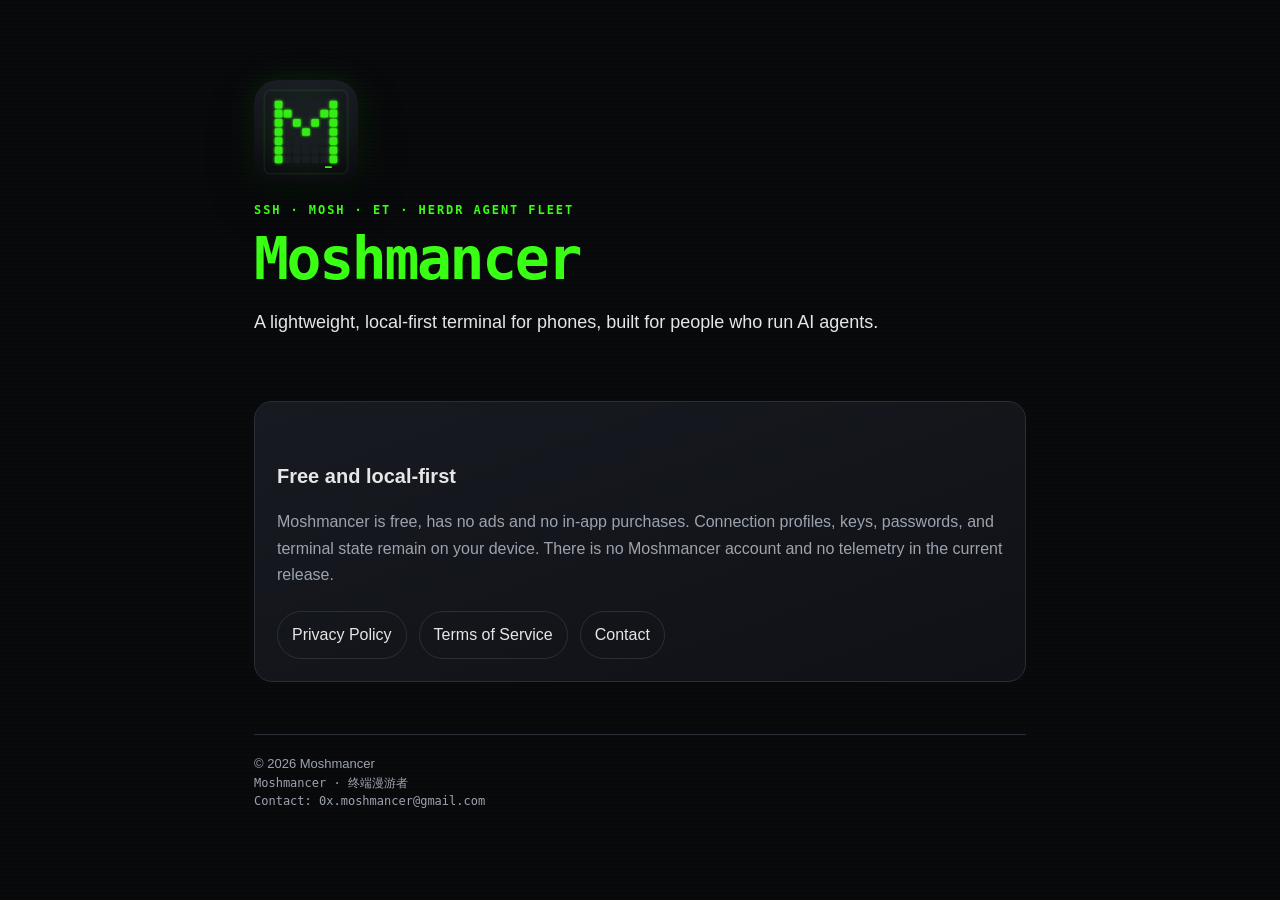
<file: index.html>
<!doctype html>
<html lang="en">
<head>
  <meta charset="utf-8">
  <meta name="viewport" content="width=device-width, initial-scale=1">
  <title>Moshmancer</title>
  <meta name="description" content="Moshmancer is a local-first SSH, Mosh, and ET terminal for AI agents.">
  <link rel="icon" type="image/svg+xml" href="/assets/moshmancer-logo.svg">
  <link rel="apple-touch-icon" href="/assets/apple-touch-icon.png">
  <link rel="stylesheet" href="/assets/style.css">
</head>
<body>
<main class="wrap">
  <section class="hero">
    <img class="brand-logo" src="/assets/moshmancer-logo.svg" alt="Moshmancer logo">
    <div class="eyebrow">SSH · Mosh · ET · Herdr Agent Fleet</div>
    <h1>Moshmancer</h1>
    <p class="lede">A lightweight, local-first terminal for phones, built for people who run AI agents.</p>
  </section>
  <section class="card">
    <h2>Free and local-first</h2>
    <p>Moshmancer is free, has no ads and no in-app purchases. Connection profiles, keys, passwords, and terminal state remain on your device. There is no Moshmancer account and no telemetry in the current release.</p>
    <div class="links">
      <a href="/privacy/">Privacy Policy</a>
      <a href="/terms/">Terms of Service</a>
      <a href="mailto:0x.moshmancer@gmail.com">Contact</a>
    </div>
  </section>
  <footer>
    <div>© 2026 Moshmancer</div>
    <div class="meta">Moshmancer · 终端漫游者</div>
    <div class="meta">Contact: 0x.moshmancer@gmail.com</div>
  </footer>
</main>
</body>
</html>
</file>
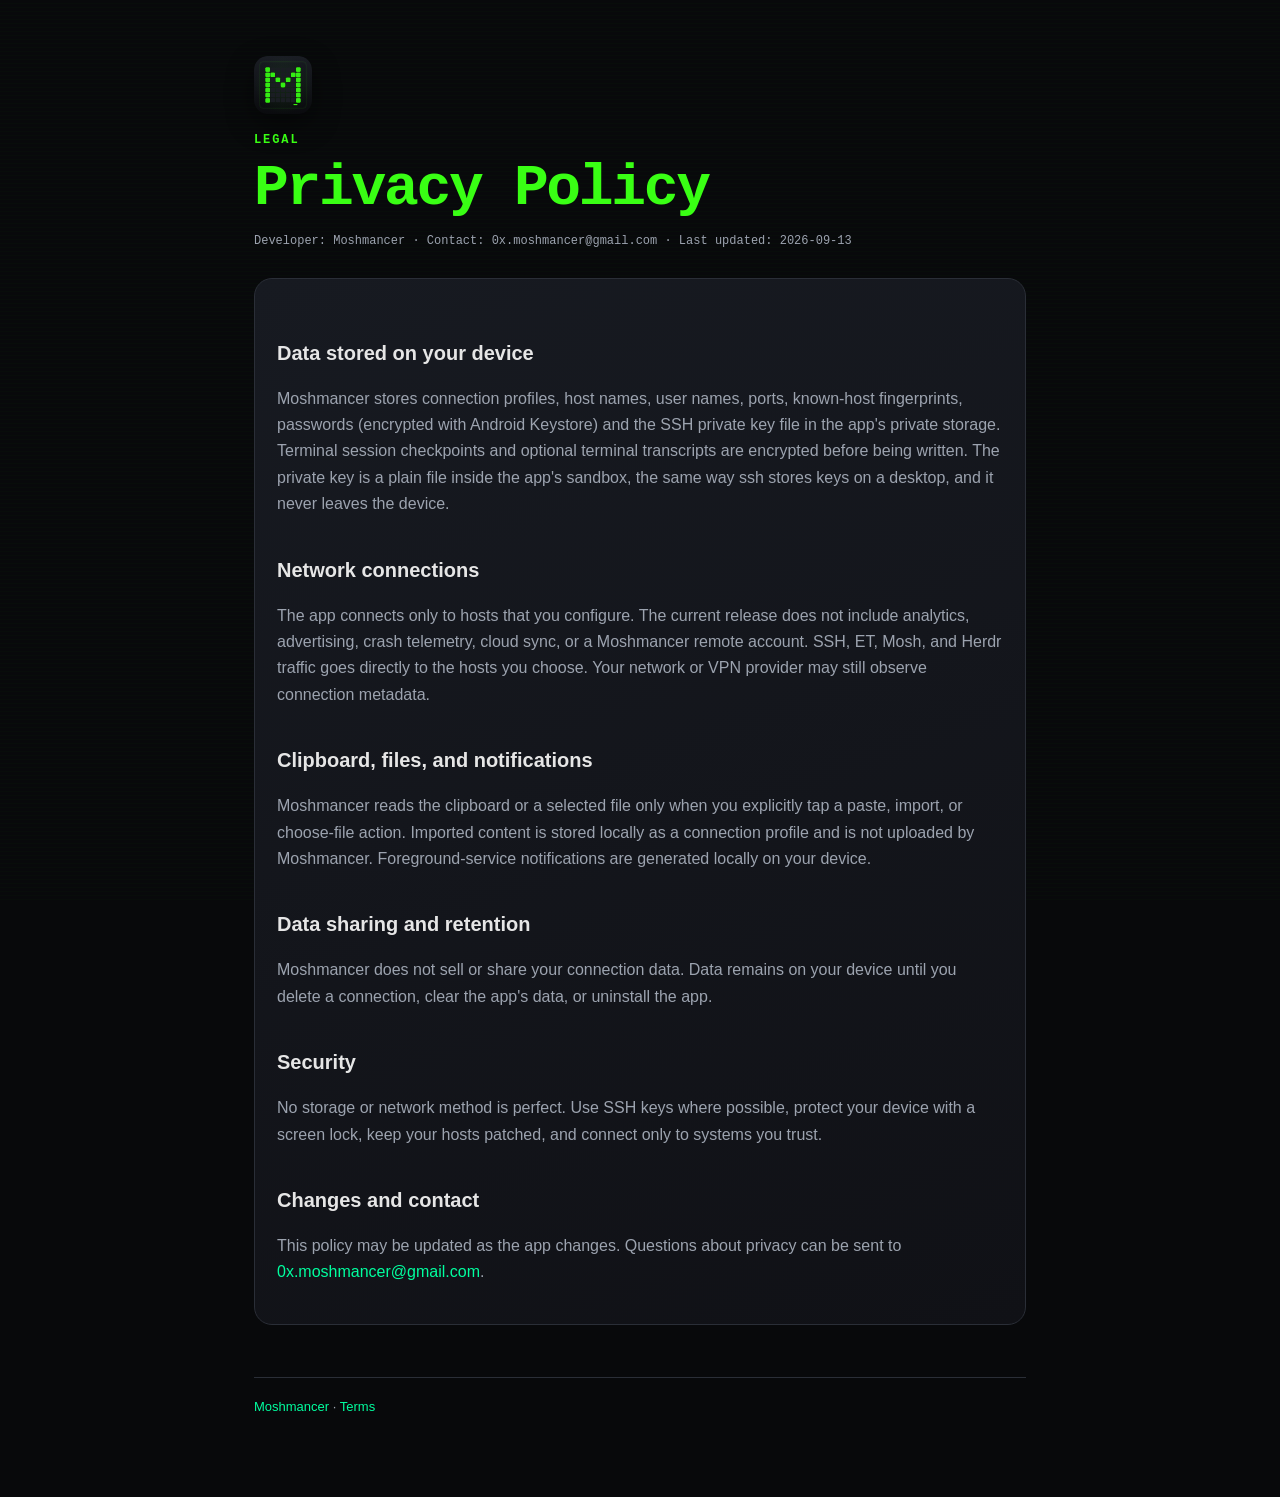
<file: privacy/index.html>
<!doctype html>
<html lang="en">
<head>
  <meta charset="utf-8">
  <meta name="viewport" content="width=device-width, initial-scale=1">
  <title>Privacy Policy · Moshmancer</title>
  <link rel="icon" type="image/svg+xml" href="/assets/moshmancer-logo.svg">
  <link rel="apple-touch-icon" href="/assets/apple-touch-icon.png">
  <link rel="stylesheet" href="/assets/style.css">
</head>
<body>
<main class="wrap">
  <img class="legal-logo" src="/assets/moshmancer-logo.svg" alt="Moshmancer logo">
  <div class="eyebrow">Legal</div>
  <h1>Privacy Policy</h1>
  <p class="meta">Developer: Moshmancer · Contact: 0x.moshmancer@gmail.com · Last updated: 2026-09-13</p>
  <div class="card">
    <h2>Data stored on your device</h2>
    <p>Moshmancer stores connection profiles, host names, user names, ports, known-host fingerprints, passwords (encrypted with Android Keystore) and the SSH private key file in the app's private storage. Terminal session checkpoints and optional terminal transcripts are encrypted before being written. The private key is a plain file inside the app's sandbox, the same way ssh stores keys on a desktop, and it never leaves the device.</p>

    <h2>Network connections</h2>
    <p>The app connects only to hosts that you configure. The current release does not include analytics, advertising, crash telemetry, cloud sync, or a Moshmancer remote account. SSH, ET, Mosh, and Herdr traffic goes directly to the hosts you choose. Your network or VPN provider may still observe connection metadata.</p>

    <h2>Clipboard, files, and notifications</h2>
    <p>Moshmancer reads the clipboard or a selected file only when you explicitly tap a paste, import, or choose-file action. Imported content is stored locally as a connection profile and is not uploaded by Moshmancer. Foreground-service notifications are generated locally on your device.</p>

    <h2>Data sharing and retention</h2>
    <p>Moshmancer does not sell or share your connection data. Data remains on your device until you delete a connection, clear the app's data, or uninstall the app.</p>

    <h2>Security</h2>
    <p>No storage or network method is perfect. Use SSH keys where possible, protect your device with a screen lock, keep your hosts patched, and connect only to systems you trust.</p>

    <h2>Changes and contact</h2>
    <p>This policy may be updated as the app changes. Questions about privacy can be sent to <a href="mailto:0x.moshmancer@gmail.com">0x.moshmancer@gmail.com</a>.</p>
  </div>
  <footer><a href="/">Moshmancer</a> · <a href="/terms/">Terms</a></footer>
</main>
</body>
</html>
</file>
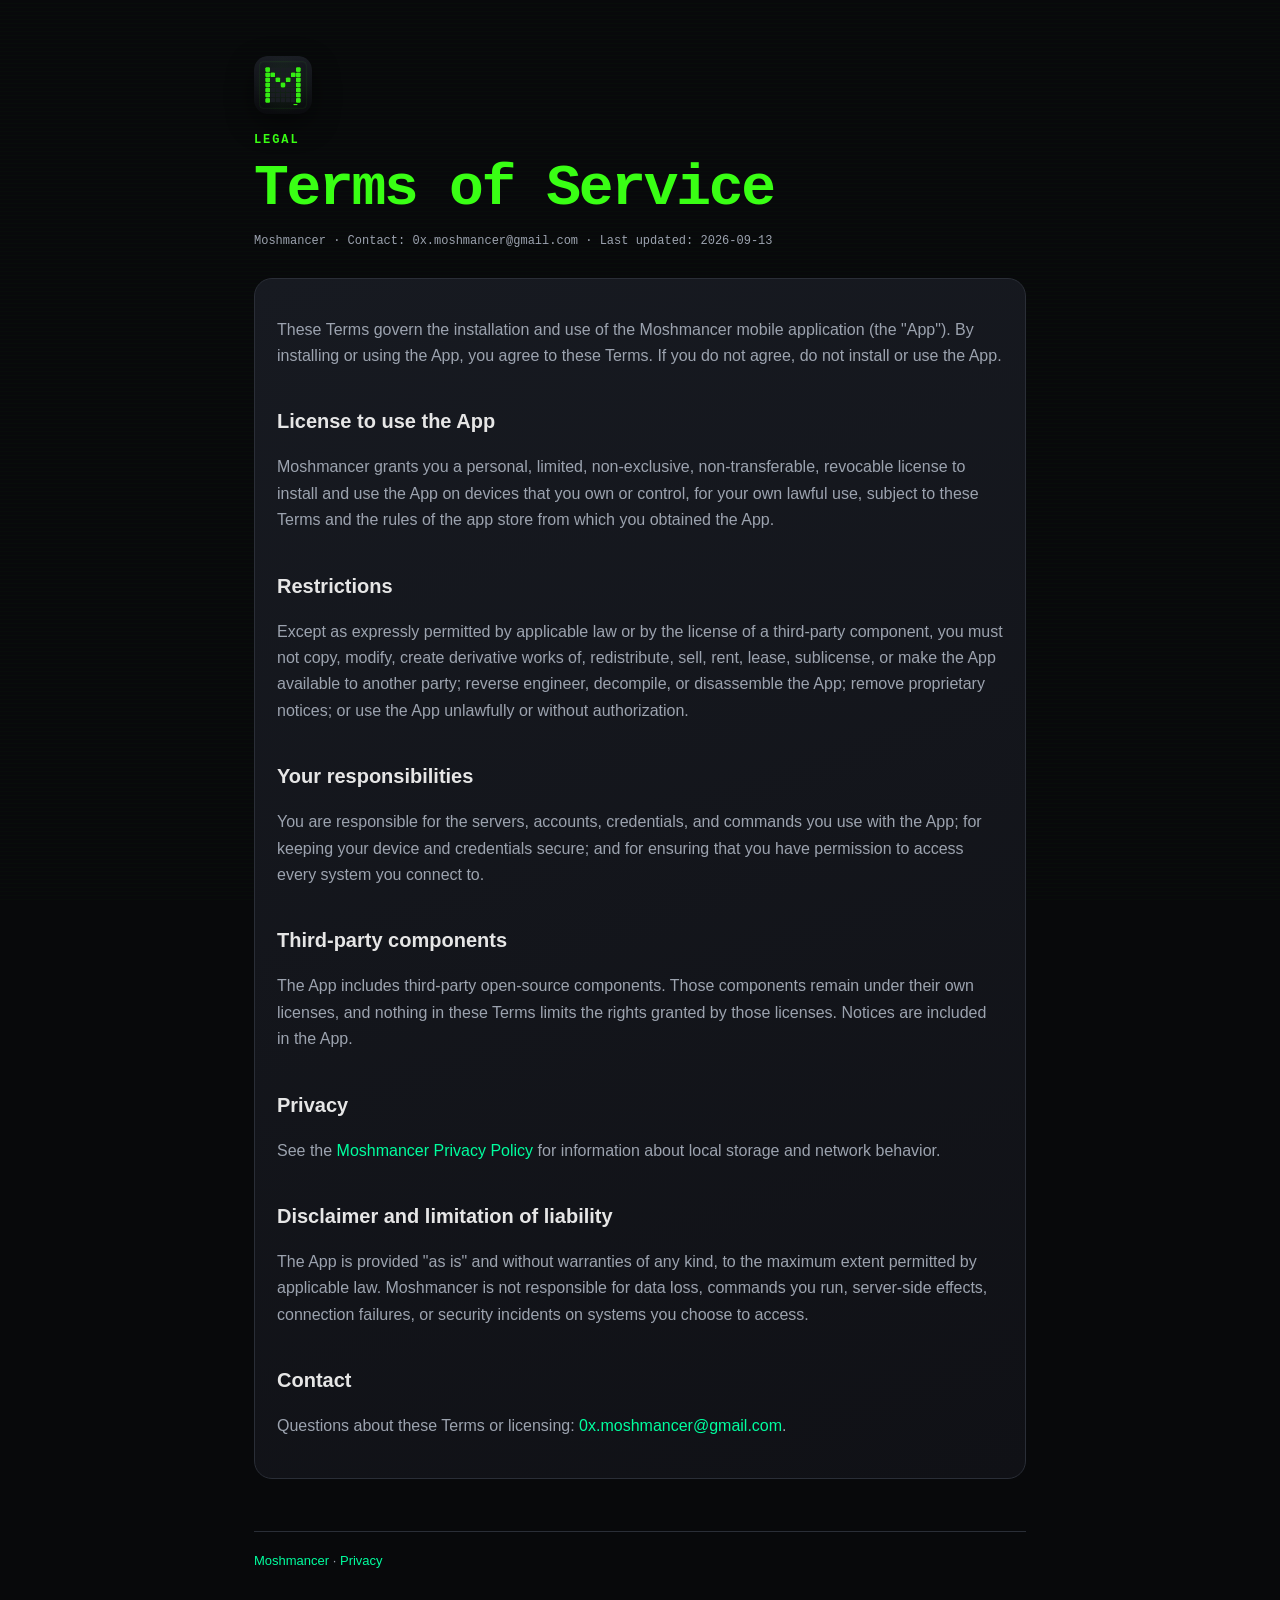
<file: terms/index.html>
<!doctype html>
<html lang="en">
<head>
  <meta charset="utf-8">
  <meta name="viewport" content="width=device-width, initial-scale=1">
  <title>Terms of Service · Moshmancer</title>
  <link rel="icon" type="image/svg+xml" href="/assets/moshmancer-logo.svg">
  <link rel="apple-touch-icon" href="/assets/apple-touch-icon.png">
  <link rel="stylesheet" href="/assets/style.css">
</head>
<body>
<main class="wrap">
  <img class="legal-logo" src="/assets/moshmancer-logo.svg" alt="Moshmancer logo">
  <div class="eyebrow">Legal</div>
  <h1>Terms of Service</h1>
  <p class="meta">Moshmancer · Contact: 0x.moshmancer@gmail.com · Last updated: 2026-09-13</p>
  <div class="card">
    <p>These Terms govern the installation and use of the Moshmancer mobile application (the "App"). By installing or using the App, you agree to these Terms. If you do not agree, do not install or use the App.</p>

    <h2>License to use the App</h2>
    <p>Moshmancer grants you a personal, limited, non-exclusive, non-transferable, revocable license to install and use the App on devices that you own or control, for your own lawful use, subject to these Terms and the rules of the app store from which you obtained the App.</p>

    <h2>Restrictions</h2>
    <p>Except as expressly permitted by applicable law or by the license of a third-party component, you must not copy, modify, create derivative works of, redistribute, sell, rent, lease, sublicense, or make the App available to another party; reverse engineer, decompile, or disassemble the App; remove proprietary notices; or use the App unlawfully or without authorization.</p>

    <h2>Your responsibilities</h2>
    <p>You are responsible for the servers, accounts, credentials, and commands you use with the App; for keeping your device and credentials secure; and for ensuring that you have permission to access every system you connect to.</p>

    <h2>Third-party components</h2>
    <p>The App includes third-party open-source components. Those components remain under their own licenses, and nothing in these Terms limits the rights granted by those licenses. Notices are included in the App.</p>

    <h2>Privacy</h2>
    <p>See the <a href="/privacy/">Moshmancer Privacy Policy</a> for information about local storage and network behavior.</p>

    <h2>Disclaimer and limitation of liability</h2>
    <p>The App is provided "as is" and without warranties of any kind, to the maximum extent permitted by applicable law. Moshmancer is not responsible for data loss, commands you run, server-side effects, connection failures, or security incidents on systems you choose to access.</p>

    <h2>Contact</h2>
    <p>Questions about these Terms or licensing: <a href="mailto:0x.moshmancer@gmail.com">0x.moshmancer@gmail.com</a>.</p>
  </div>
  <footer><a href="/">Moshmancer</a> · <a href="/privacy/">Privacy</a></footer>
</main>
</body>
</html>
</file>
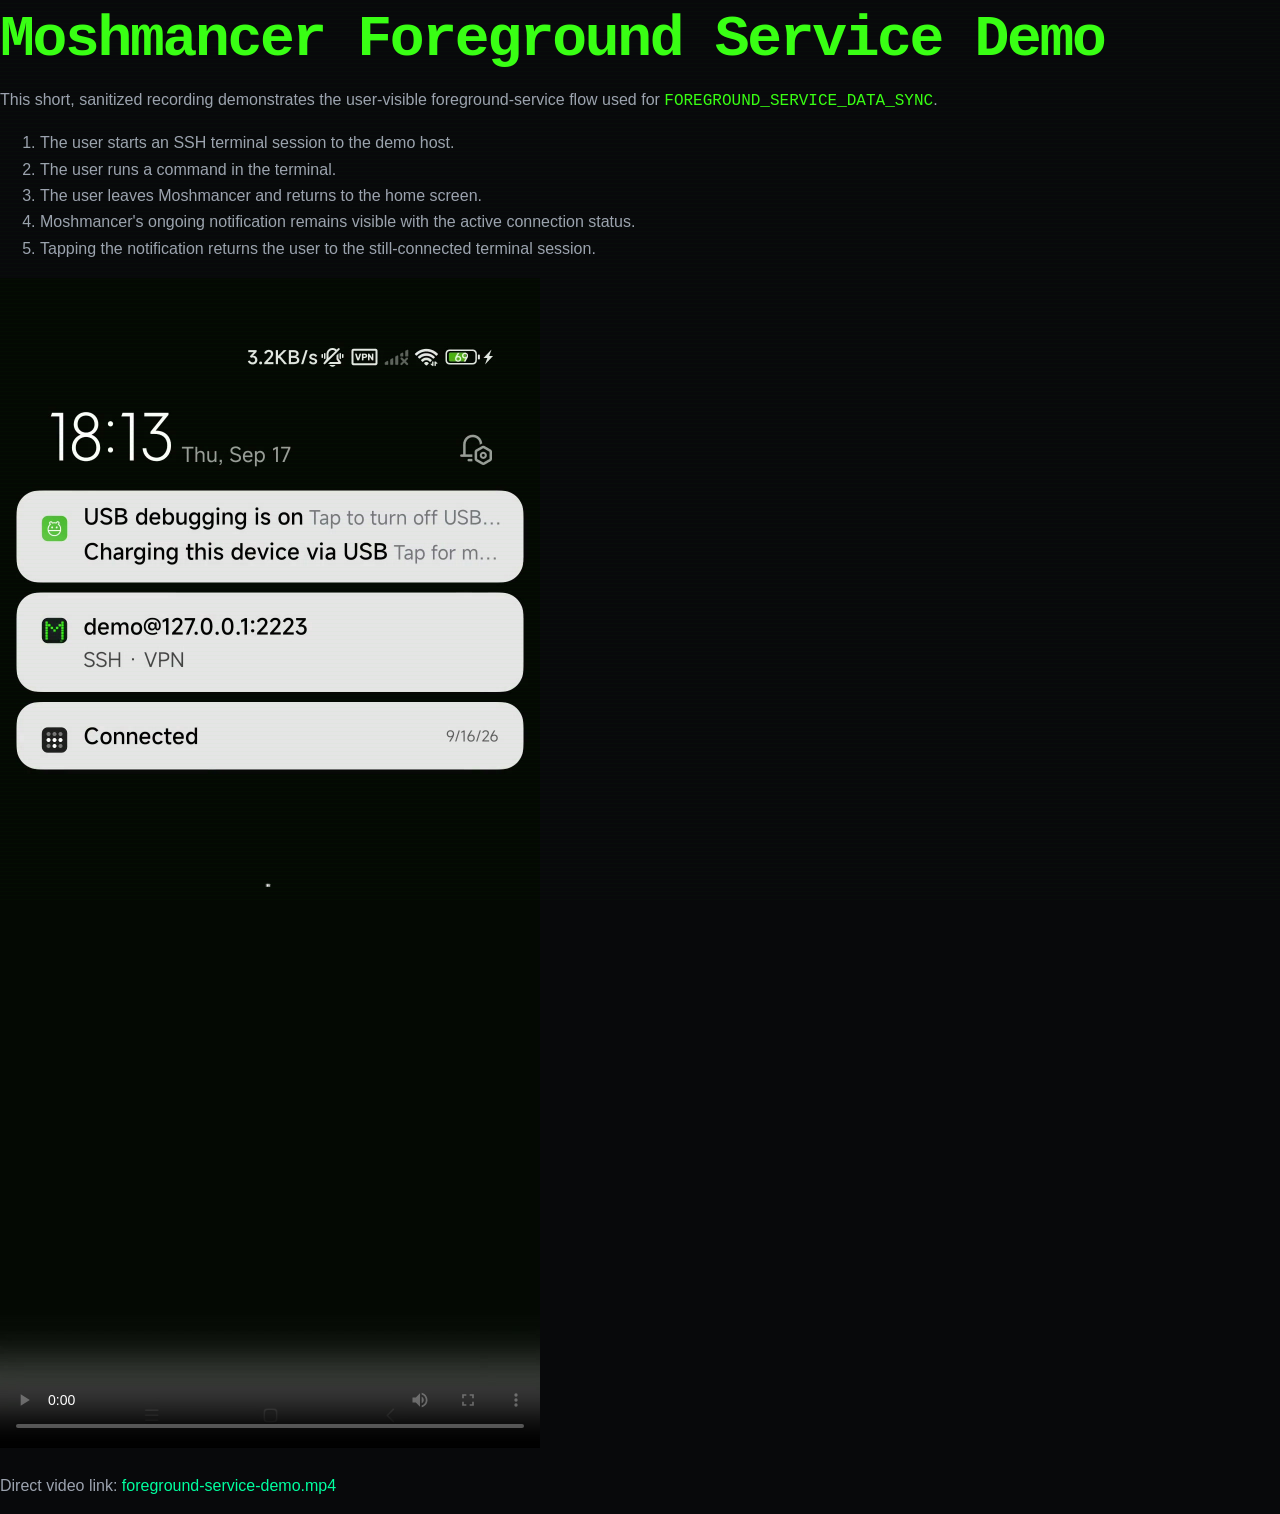
<file: foreground-service-demo.html>
<!doctype html>
<html lang="en">
<head>
  <meta charset="utf-8">
  <meta name="viewport" content="width=device-width, initial-scale=1">
  <title>Moshmancer Foreground Service Demo</title>
  <link rel="stylesheet" href="assets/style.css">
</head>
<body>
  <main>
    <h1>Moshmancer Foreground Service Demo</h1>
    <p>
      This short, sanitized recording demonstrates the user-visible foreground-service flow used for
      <code>FOREGROUND_SERVICE_DATA_SYNC</code>.
    </p>
    <ol>
      <li>The user starts an SSH terminal session to the demo host.</li>
      <li>The user runs a command in the terminal.</li>
      <li>The user leaves Moshmancer and returns to the home screen.</li>
      <li>Moshmancer's ongoing notification remains visible with the active connection status.</li>
      <li>Tapping the notification returns the user to the still-connected terminal session.</li>
    </ol>
    <video controls preload="metadata" playsinline poster="assets/videos/foreground-service-demo-poster.jpg" style="width:100%;max-width:540px;height:auto;">
      <source src="assets/videos/foreground-service-demo.mp4" type="video/mp4">
      Your browser does not support the video tag.
    </video>
    <p>
      Direct video link:
      <a href="assets/videos/foreground-service-demo.mp4">foreground-service-demo.mp4</a>
    </p>
  </main>
</body>
</html>
</file>
<file: assets/style.css>
:root {
  color-scheme: dark;
  --bg: #08090b;
  --card: #121318;
  --border: #2a2e37;
  --text: #e6e6e6;
  --muted: #9ca3af;
  --neon: #39ff14;
  --cyan: #00ff9f;
}
* { box-sizing: border-box; }
html, body { margin: 0; padding: 0; }
body {
  background: var(--bg);
  color: var(--text);
  font: 16px/1.65 -apple-system, BlinkMacSystemFont, "Segoe UI", Roboto, "PingFang SC", "Noto Sans CJK SC", sans-serif;
}
body::before {
  content: "";
  position: fixed;
  inset: 0;
  pointer-events: none;
  background: repeating-linear-gradient(0deg, rgba(57,255,20,.018) 0 1px, transparent 1px 4px);
}
a { color: var(--cyan); text-decoration: none; }
a:hover { text-decoration: underline; }
.wrap { position: relative; max-width: 820px; margin: 0 auto; padding: 56px 24px 80px; }
.hero { padding: 24px 0 18px; }
.eyebrow { color: var(--neon); font: 700 12px/1.4 ui-monospace, SFMono-Regular, Menlo, monospace; letter-spacing: .16em; text-transform: uppercase; }
h1 { margin: 10px 0 8px; font: 800 clamp(32px, 8vw, 58px)/1.05 ui-monospace, SFMono-Regular, Menlo, monospace; color: var(--neon); letter-spacing: -.04em; }
h2 { margin: 36px 0 10px; font-size: 20px; color: var(--text); }
h3 { margin: 24px 0 8px; font-size: 16px; color: var(--neon); }
p, li { color: var(--muted); }
.lede { max-width: 680px; font-size: 18px; color: var(--text); }
.card { margin-top: 28px; padding: 22px; border: 1px solid var(--border); border-radius: 18px; background: linear-gradient(160deg, #171a21, #101116); }
.links { display: flex; flex-wrap: wrap; gap: 12px; margin-top: 22px; }
.links a { padding: 10px 14px; border: 1px solid var(--border); border-radius: 999px; color: var(--text); }
.links a:hover { border-color: var(--neon); text-decoration: none; }
.meta { color: var(--muted); font: 12px/1.5 ui-monospace, SFMono-Regular, Menlo, monospace; }
footer { margin-top: 52px; padding-top: 18px; border-top: 1px solid var(--border); color: var(--muted); font-size: 13px; }
code { color: var(--neon); }

.brand-logo {
  display: block;
  width: 104px;
  height: 104px;
  margin: 0 0 18px;
  border-radius: 24px;
  box-shadow: 0 18px 46px rgba(0, 0, 0, .48), 0 0 30px rgba(57,255,20,.12);
}
.legal-logo {
  display: block;
  width: 58px;
  height: 58px;
  margin: 0 0 18px;
  border-radius: 14px;
  box-shadow: 0 10px 28px rgba(0, 0, 0, .45);
}
@media (max-width: 560px) {
  .brand-logo { width: 84px; height: 84px; border-radius: 20px; }
}

p strong { color: var(--text); }
</file>
